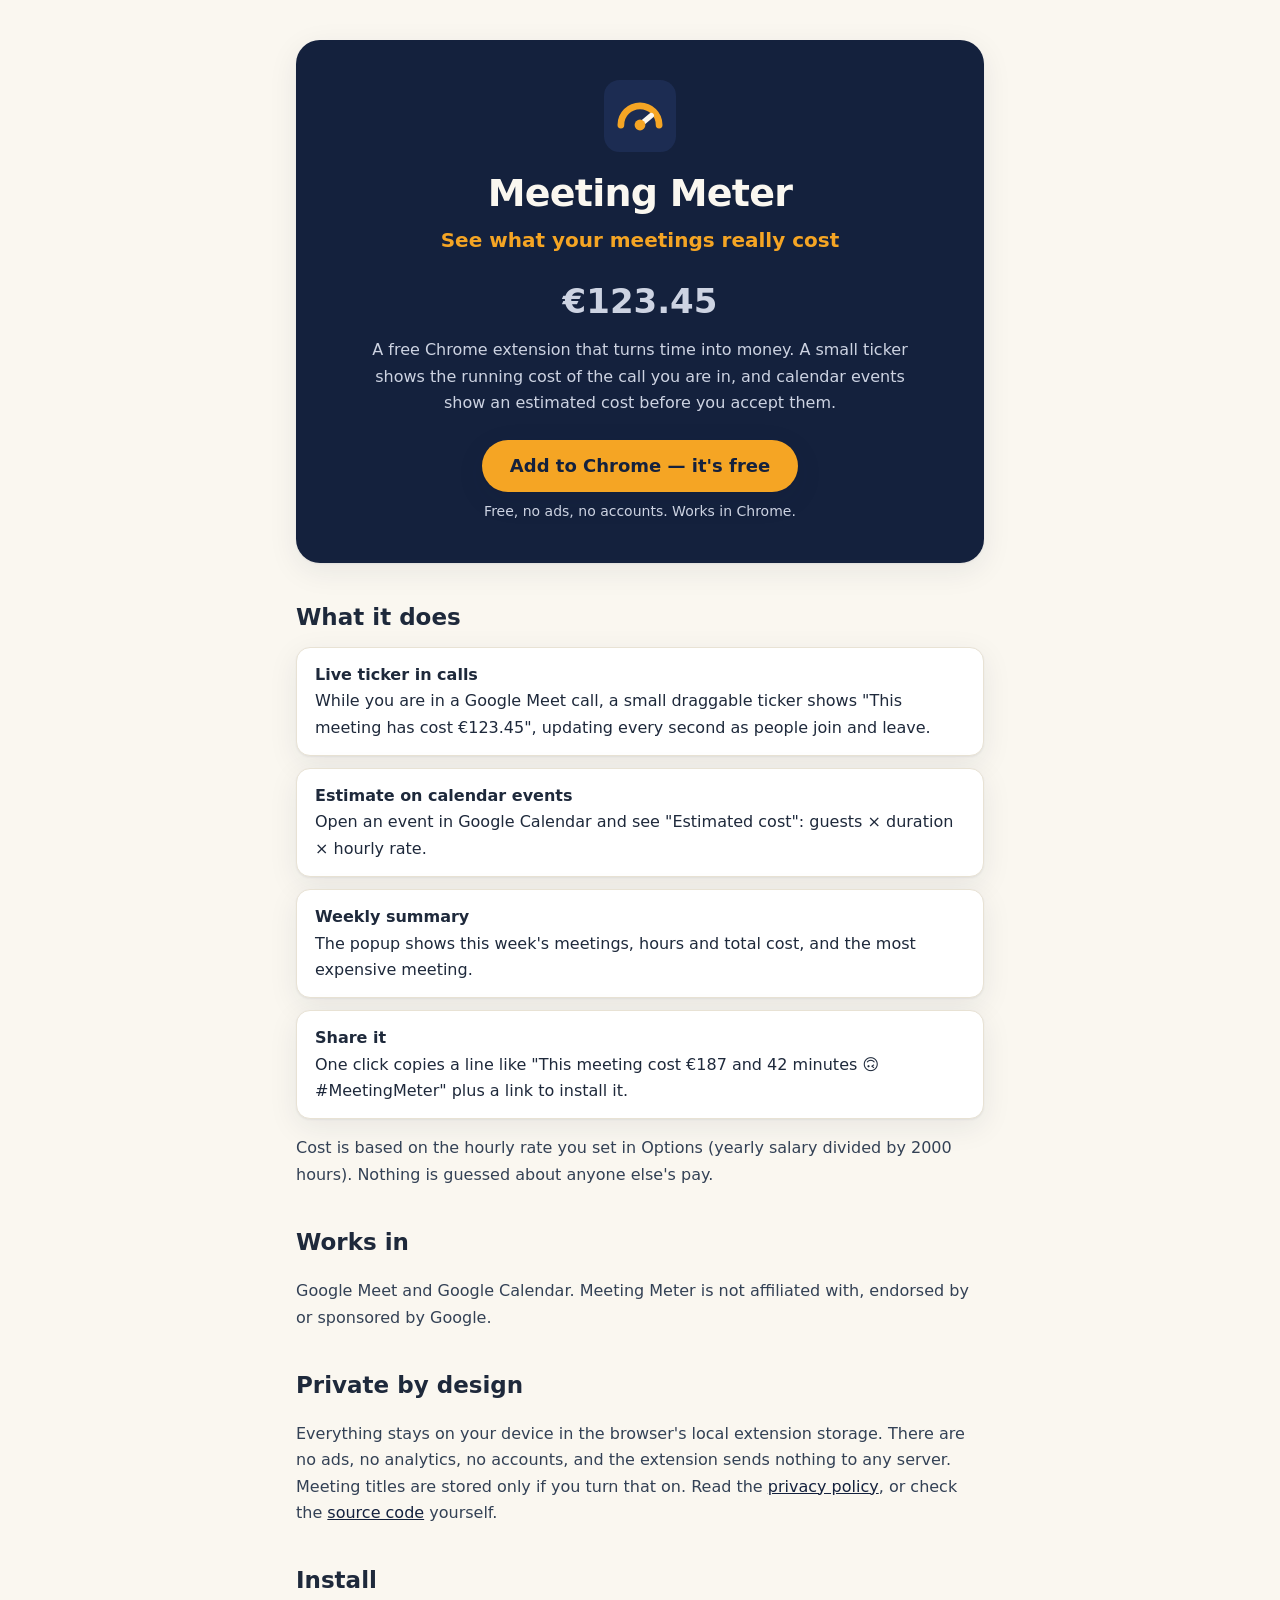
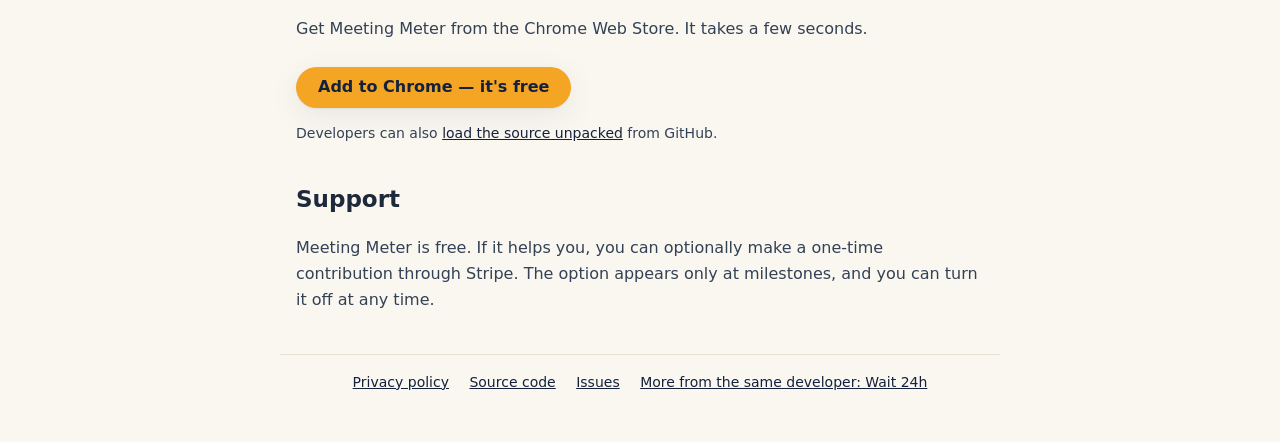
<file: docs/index.html>
<!doctype html>
<html lang="en">
<head>
<meta charset="utf-8">
<meta name="viewport" content="width=device-width, initial-scale=1">
<title>Meeting Meter – See what your meetings cost</title>
<meta name="description" content="Meeting Meter is a free Chrome extension that shows a live cost ticker in your video calls and an estimated cost on calendar events. Private by design: everything stays on your device.">
<link rel="canonical" href="https://overcrasher.github.io/meeting-meter/">
<style>
:root{color-scheme:light dark;--bg:#faf7f0;--surface:#fff;--line:#e8e2d4;--fg:#1e293b;--muted:#334155;--navy:#14213d;--amber:#f5a524;--amber-ink:#8a5a00;--link:#14213d;--shadow:0 1px 2px rgba(20,33,61,.06),0 8px 30px rgba(20,33,61,.08)}
@media(prefers-color-scheme:dark){:root{--bg:#0e1730;--surface:#14213d;--line:#2a3a5e;--fg:#f1ede3;--muted:#c3cadb;--amber-ink:#f5a524;--link:#f5a524;--shadow:0 8px 30px rgba(0,0,0,.35)}}
*{box-sizing:border-box}body{margin:0;background:var(--bg);color:var(--fg);font:16px/1.65 -apple-system,"Segoe UI",system-ui,sans-serif;-webkit-font-smoothing:antialiased}
a{color:var(--link)}a:focus-visible{outline:2px solid var(--amber);outline-offset:2px}
main{max-width:720px;margin:0 auto;padding:40px 16px 24px}
h1{margin:12px 0 4px;font-size:38px;line-height:1.15;letter-spacing:-.02em}h2{margin:36px 0 10px;font-size:23px}
p,li{color:var(--muted)}
.hero{background:var(--navy);color:#faf7f0;border-radius:24px;padding:40px 24px;text-align:center;box-shadow:var(--shadow)}
.hero h1{color:#faf7f0}.hero p{color:#cdd3e2;max-width:540px;margin:8px auto}
.tag{font-size:20px;color:var(--amber)!important;font-weight:600}
.money{font-variant-numeric:tabular-nums;color:var(--amber);font-size:34px;font-weight:700;margin:16px auto 0!important}
.cta{margin:24px auto 0!important}
.btn{display:inline-block;background:var(--amber);color:#14213d;font-weight:700;font-size:18px;line-height:1.3;text-decoration:none;padding:14px 28px;border-radius:999px;box-shadow:var(--shadow)}
.btn:hover{filter:brightness(1.08)}.btn:focus-visible{outline:2px solid #faf7f0;outline-offset:3px}
.btn.sm{font-size:16px;padding:10px 22px}
.free{margin:8px auto 0!important;font-size:14px}
.dev{font-size:14px}
@media(max-width:480px){h1{font-size:32px}.hero{padding:32px 16px}.btn{display:block;padding:14px 16px}}
.card{background:var(--surface);border:1px solid var(--line);border-radius:14px;padding:14px 18px;box-shadow:var(--shadow);margin:0 0 12px}
.card strong{display:block;color:var(--fg)}
footer{max-width:720px;margin:0 auto;padding:16px 16px 48px;border-top:1px solid var(--line);font-size:14px;text-align:center}footer a{margin:0 8px;display:inline-block}
</style>
</head>
<body>
<main>
  <header class="hero">
    <svg viewBox="0 0 32 32" width="72" height="72" aria-hidden="true"><rect width="32" height="32" rx="7" fill="#1c2c52"/><path d="M7.5 20a8.5 8.5 0 0 1 17 0" fill="none" stroke="#f5a524" stroke-width="3" stroke-linecap="round"/><path d="M16 20l5-4.2" stroke="#faf7f0" stroke-width="2.4" stroke-linecap="round"/><circle cx="16" cy="20" r="2.4" fill="#f5a524"/></svg>
    <h1>Meeting Meter</h1>
    <p class="tag">See what your meetings really cost</p>
    <p class="money" aria-hidden="true">€123.45</p>
    <p>A free Chrome extension that turns time into money. A small ticker shows the running cost of the call you are in, and calendar events show an estimated cost before you accept them.</p>
    <p class="cta"><a class="btn" href="https://chromewebstore.google.com/detail/meeting-meter/ffkniocclnaojfdcoofnjkfnihnpgnlb" target="_blank" rel="noopener">Add to Chrome — it's free</a></p>
    <p class="free">Free, no ads, no accounts. Works in Chrome.</p>
  </header>

  <section>
    <h2>What it does</h2>
    <div class="card"><strong>Live ticker in calls</strong>While you are in a Google Meet call, a small draggable ticker shows "This meeting has cost €123.45", updating every second as people join and leave.</div>
    <div class="card"><strong>Estimate on calendar events</strong>Open an event in Google Calendar and see "Estimated cost": guests × duration × hourly rate.</div>
    <div class="card"><strong>Weekly summary</strong>The popup shows this week's meetings, hours and total cost, and the most expensive meeting.</div>
    <div class="card"><strong>Share it</strong>One click copies a line like "This meeting cost €187 and 42 minutes 🙃 #MeetingMeter" plus a link to install it.</div>
    <p>Cost is based on the hourly rate you set in Options (yearly salary divided by 2000 hours). Nothing is guessed about anyone else's pay.</p>
  </section>

  <section>
    <h2>Works in</h2>
    <p>Google Meet and Google Calendar. Meeting Meter is not affiliated with, endorsed by or sponsored by Google.</p>
  </section>

  <section>
    <h2>Private by design</h2>
    <p>Everything stays on your device in the browser's local extension storage. There are no ads, no analytics, no accounts, and the extension sends nothing to any server. Meeting titles are stored only if you turn that on. Read the <a href="privacy.html">privacy policy</a>, or check the <a href="https://github.com/Overcrasher/meeting-meter">source code</a> yourself.</p>
  </section>

  <section>
    <h2>Install</h2>
    <p>Get Meeting Meter from the Chrome Web Store. It takes a few seconds.</p>
    <p class="cta"><a class="btn sm" href="https://chromewebstore.google.com/detail/meeting-meter/ffkniocclnaojfdcoofnjkfnihnpgnlb" target="_blank" rel="noopener">Add to Chrome — it's free</a></p>
    <p class="dev">Developers can also <a href="https://github.com/Overcrasher/meeting-meter" rel="noopener">load the source unpacked</a> from GitHub.</p>
  </section>

  <section>
    <h2>Support</h2>
    <p>Meeting Meter is free. If it helps you, you can optionally make a one-time contribution through Stripe. The option appears only at milestones, and you can turn it off at any time.</p>
  </section>
</main>
<footer>
  <a href="privacy.html">Privacy policy</a>
  <a href="https://github.com/Overcrasher/meeting-meter">Source code</a>
  <a href="https://github.com/Overcrasher/meeting-meter/issues">Issues</a>
  <a href="https://chromewebstore.google.com/detail/wait-24h/pkgdjohoemjkejcbfbkfobbbjcpdabme">More from the same developer: Wait 24h</a>
</footer>
</body>
</html>
</file>
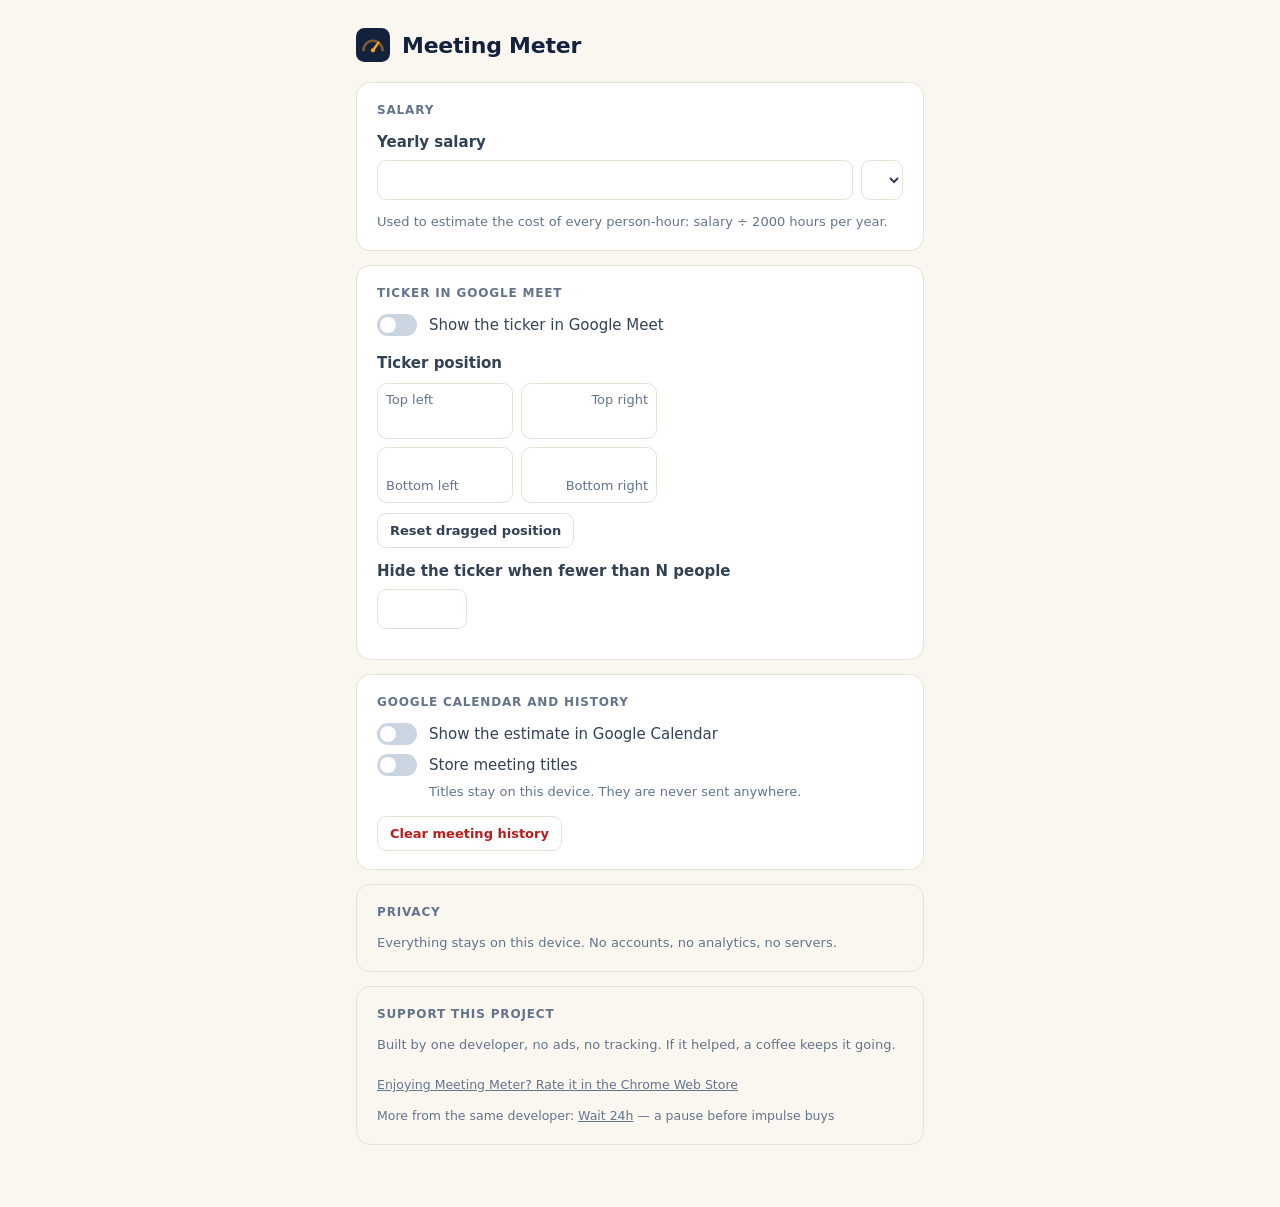
<file: options.html>
<!doctype html>
<html lang="en">
<head>
  <meta charset="utf-8">
  <meta name="viewport" content="width=device-width, initial-scale=1">
  <title>Meeting Meter options</title>
  <link rel="stylesheet" href="options.css">
</head>
<body>
  <main>
    <header class="top">
      <svg class="mark" viewBox="0 0 32 32" width="34" height="34" aria-hidden="true">
        <rect width="32" height="32" rx="8" fill="#14213D"/>
        <path d="M7 21a9 9 0 0 1 18 0" fill="none" stroke="#F5A524" stroke-width="2.4" stroke-linecap="round" opacity=".45"/>
        <path d="M16 21l5-7" stroke="#F5A524" stroke-width="2.4" stroke-linecap="round"/>
        <circle cx="16" cy="21" r="2" fill="#F5A524"/>
      </svg>
      <h1>Meeting Meter</h1>
      <span id="saved" class="saved" role="status" aria-live="polite">Saved</span>
    </header>

    <section class="card">
      <h2>Salary</h2>
      <div class="field">
        <label for="salary">Yearly salary</label>
        <div class="inline">
          <input id="salary" type="number" min="1" max="10000000" step="any" inputmode="decimal" aria-describedby="rate salaryErr">
          <select id="currency" aria-label="Currency"></select>
        </div>
        <p id="rate" class="hint" aria-live="polite"></p>
        <p id="salaryErr" class="err" role="alert"></p>
      </div>
      <p class="hint">Used to estimate the cost of every person-hour: salary ÷ 2000 hours per year.</p>
    </section>

    <section class="card">
      <h2>Ticker in Google Meet</h2>
      <label class="switch"><input id="meetEnabled" type="checkbox" role="switch"><span class="track" aria-hidden="true"></span><span class="switch-text">Show the ticker in Google Meet</span></label>
      <fieldset class="corners">
        <legend>Ticker position</legend>
        <div class="grid">
          <label class="corner tl"><input type="radio" name="corner" value="top-left"><span>Top left</span></label>
          <label class="corner tr"><input type="radio" name="corner" value="top-right"><span>Top right</span></label>
          <label class="corner bl"><input type="radio" name="corner" value="bottom-left"><span>Bottom left</span></label>
          <label class="corner br"><input type="radio" name="corner" value="bottom-right"><span>Bottom right</span></label>
        </div>
        <button id="resetPos" type="button" class="secondary">Reset dragged position</button>
      </fieldset>
      <div class="field">
        <label for="minParticipants">Hide the ticker when fewer than N people</label>
        <input id="minParticipants" type="number" min="1" max="50" step="1" class="narrow" aria-describedby="minErr">
        <p id="minErr" class="err" role="alert"></p>
      </div>
    </section>

    <section class="card">
      <h2>Google Calendar and history</h2>
      <label class="switch"><input id="calendarEnabled" type="checkbox" role="switch"><span class="track" aria-hidden="true"></span><span class="switch-text">Show the estimate in Google Calendar</span></label>
      <label class="switch"><input id="storeTitles" type="checkbox" role="switch"><span class="track" aria-hidden="true"></span><span class="switch-text">Store meeting titles</span></label>
      <p class="hint indent">Titles stay on this device. They are never sent anywhere.</p>
      <div class="danger-row">
        <button id="clear" type="button" class="secondary danger">Clear meeting history</button>
        <span id="clearNote" class="hint" role="status" aria-live="polite"></span>
      </div>
    </section>

    <section class="card quiet">
      <h2>Privacy</h2>
      <p class="hint">Everything stays on this device. No accounts, no analytics, no servers.</p>
    </section>

    <section class="card quiet">
      <h2>Support this project</h2>
      <p id="thanks" class="thanks" hidden>Thank you for supporting Meeting Meter ❤</p>
      <p class="hint">Built by one developer, no ads, no tracking. If it helped, a coffee keeps it going.</p>
      <div id="donate" class="donate-row"></div>
      <p id="donate-note" class="hint"></p>
      <p class="hint more"><a id="rate-link" href="#">Enjoying Meeting Meter? Rate it in the Chrome Web Store</a></p>
      <p class="hint more">More from the same developer: <a id="wait24-link" href="#">Wait 24h</a> — a pause before impulse buys</p>
    </section>
  </main>

  <script src="lib/validate.js"></script>
  <script src="lib/meter.js"></script>
  <script src="lib/donation.js"></script>
  <script type="module" src="options.js"></script>
</body>
</html>
</file>
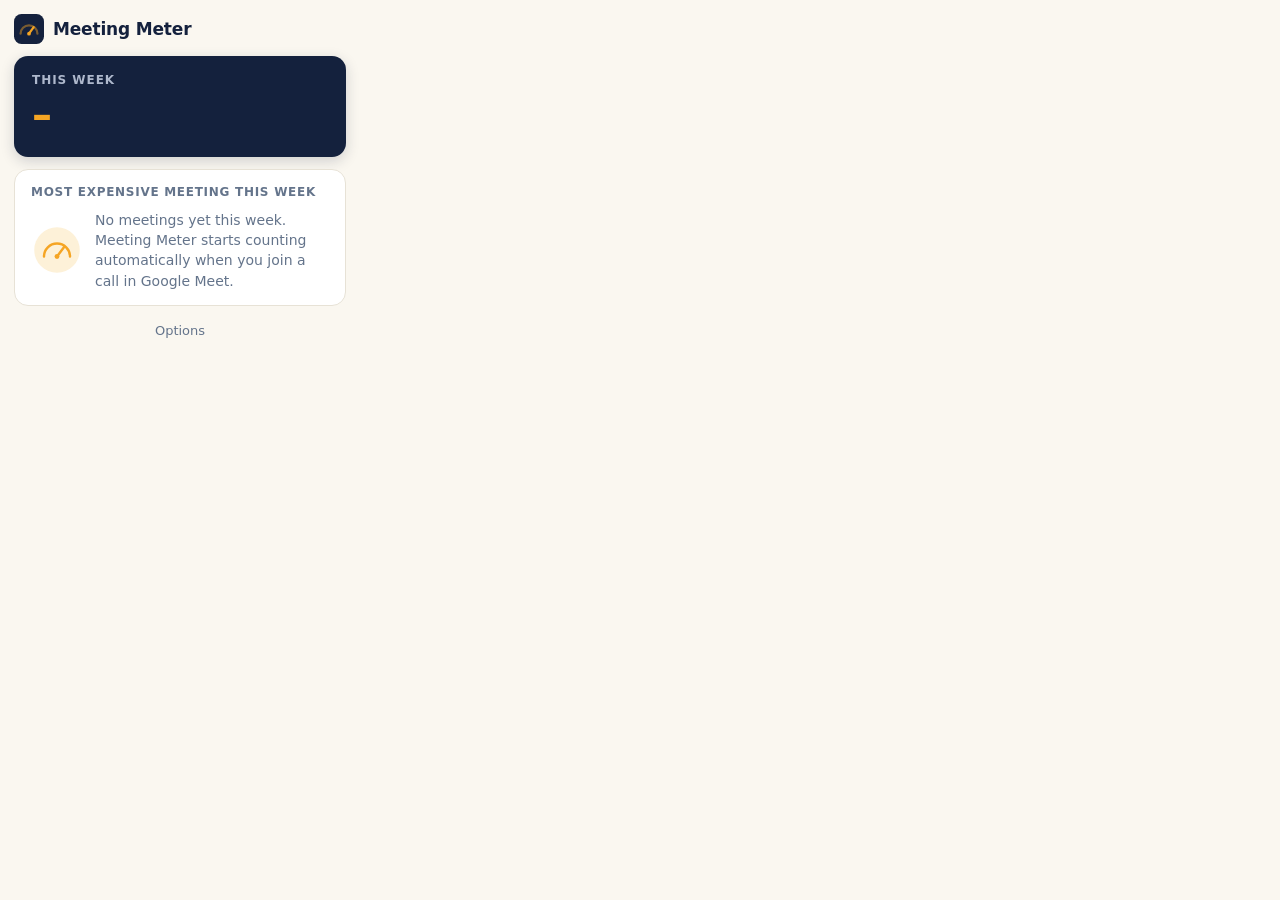
<file: popup.html>
<!doctype html>
<html lang="en">
<head>
  <meta charset="utf-8">
  <meta name="viewport" content="width=device-width, initial-scale=1">
  <title>Meeting Meter</title>
  <link rel="stylesheet" href="popup.css">
</head>
<body>
  <header class="top">
    <svg class="mark" viewBox="0 0 32 32" width="30" height="30" aria-hidden="true">
      <rect width="32" height="32" rx="8" fill="#14213D"/>
      <path d="M7 21a9 9 0 0 1 18 0" fill="none" stroke="#F5A524" stroke-width="2.4" stroke-linecap="round" opacity=".45"/>
      <path d="M16 21l5-7" stroke="#F5A524" stroke-width="2.4" stroke-linecap="round"/>
      <circle cx="16" cy="21" r="2" fill="#F5A524"/>
    </svg>
    <h1>Meeting Meter</h1>
    <span id="supporter" class="badge" hidden>Supporter ❤</span>
  </header>

  <section id="banner" class="banner" hidden>
    <button id="banner-close" class="x" type="button" aria-label="Not now">×</button>
    <p id="banner-text"></p>
    <div id="banner-buttons" class="donate-row"></div>
    <p id="banner-note" class="note"></p>
    <div class="banner-foot">
      <button id="banner-dismiss" class="small-link" type="button">Not now</button>
      <button id="banner-never" class="small-link" type="button">Don't ask again</button>
    </div>
  </section>

  <section id="rating" class="rating" hidden aria-labelledby="rating-text">
    <p id="rating-text">Enjoying Meeting Meter? A quick rating helps other people find it.</p>
    <div class="rating-row">
      <button id="rating-go" class="rate-btn" type="button">Rate it ★</button>
      <button id="rating-no" class="small-link" type="button">No thanks</button>
    </div>
  </section>

  <section class="hero" aria-labelledby="heroLabel">
    <div id="heroLabel" class="label">This week</div>
    <div id="total" class="big">–</div>
    <div id="summary" class="summary"></div>
    <div id="currencyNote" class="cur-note" hidden></div>
    <div id="live" class="live" hidden>
      <span class="dot" aria-hidden="true"></span>
      <span id="liveText"></span>
    </div>
  </section>

  <section class="card" aria-labelledby="topLabel">
    <h2 id="topLabel">Most expensive meeting this week</h2>
    <div id="topBox" hidden>
      <div id="topCost" class="top-cost"></div>
      <div id="topMeta" class="meta"></div>
      <div id="topTitle" class="title" hidden></div>
    </div>
    <div id="empty" class="empty">
      <svg viewBox="0 0 64 64" width="52" height="52" aria-hidden="true">
        <circle cx="32" cy="32" r="28" class="empty-bg"/>
        <path d="M16 40a16 16 0 0 1 32 0" fill="none" class="empty-arc" stroke-width="3" stroke-linecap="round"/>
        <path d="M32 40l9-12" class="empty-arc" stroke-width="3" stroke-linecap="round"/>
        <circle cx="32" cy="40" r="3" class="empty-dot"/>
      </svg>
      <p>No meetings yet this week. Meeting Meter starts counting automatically when you join a call in Google Meet.</p>
    </div>
  </section>

  <footer class="foot">
    <button id="optionsLink" class="link" type="button">Options</button>
  </footer>

  <script src="lib/validate.js"></script>
  <script src="lib/meter.js"></script>
  <script src="lib/donation.js"></script>
  <script src="lib/rating.js"></script>
  <script type="module" src="popup.js"></script>
</body>
</html>
</file>
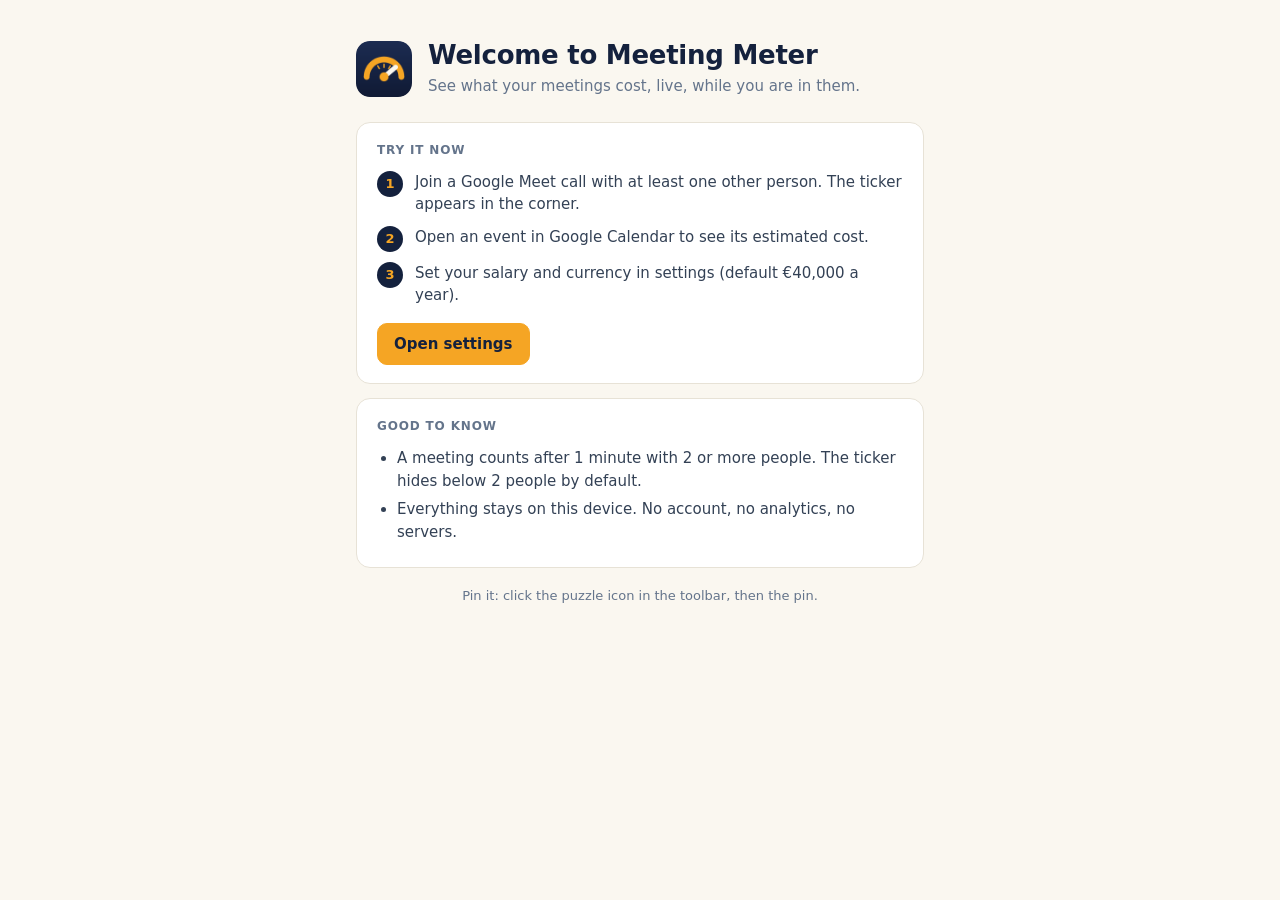
<file: welcome.html>
<!doctype html>
<html lang="en">
<head>
  <meta charset="utf-8">
  <meta name="viewport" content="width=device-width, initial-scale=1">
  <title>Welcome to Meeting Meter</title>
  <link rel="stylesheet" href="welcome.css">
</head>
<body>
  <main>
    <header class="top">
      <img class="mark" src="icons/icon128.png" width="56" height="56" alt="">
      <div>
        <h1>Welcome to Meeting Meter</h1>
        <p class="promise">See what your meetings cost, live, while you are in them.</p>
      </div>
    </header>

    <section class="card" aria-labelledby="try">
      <h2 id="try">Try it now</h2>
      <ol class="steps">
        <li><span class="n" aria-hidden="true">1</span><span>Join a Google Meet call with at least one other person. The ticker appears in the corner.</span></li>
        <li><span class="n" aria-hidden="true">2</span><span>Open an event in Google Calendar to see its estimated cost.</span></li>
        <li><span class="n" aria-hidden="true">3</span><span>Set your salary and currency in settings (default €40,000 a year).</span></li>
      </ol>
      <div class="actions">
        <button id="open-settings" type="button" class="primary">Open settings</button>
      </div>
    </section>

    <section class="card" aria-labelledby="good">
      <h2 id="good">Good to know</h2>
      <ul class="notes">
        <li>A meeting counts after 1 minute with 2 or more people. The ticker hides below 2 people by default.</li>
        <li>Everything stays on this device. No account, no analytics, no servers.</li>
      </ul>
    </section>

    <p class="pin">Pin it: click the puzzle icon in the toolbar, then the pin.</p>
  </main>
  <script src="welcome.js"></script>
</body>
</html>
</file>
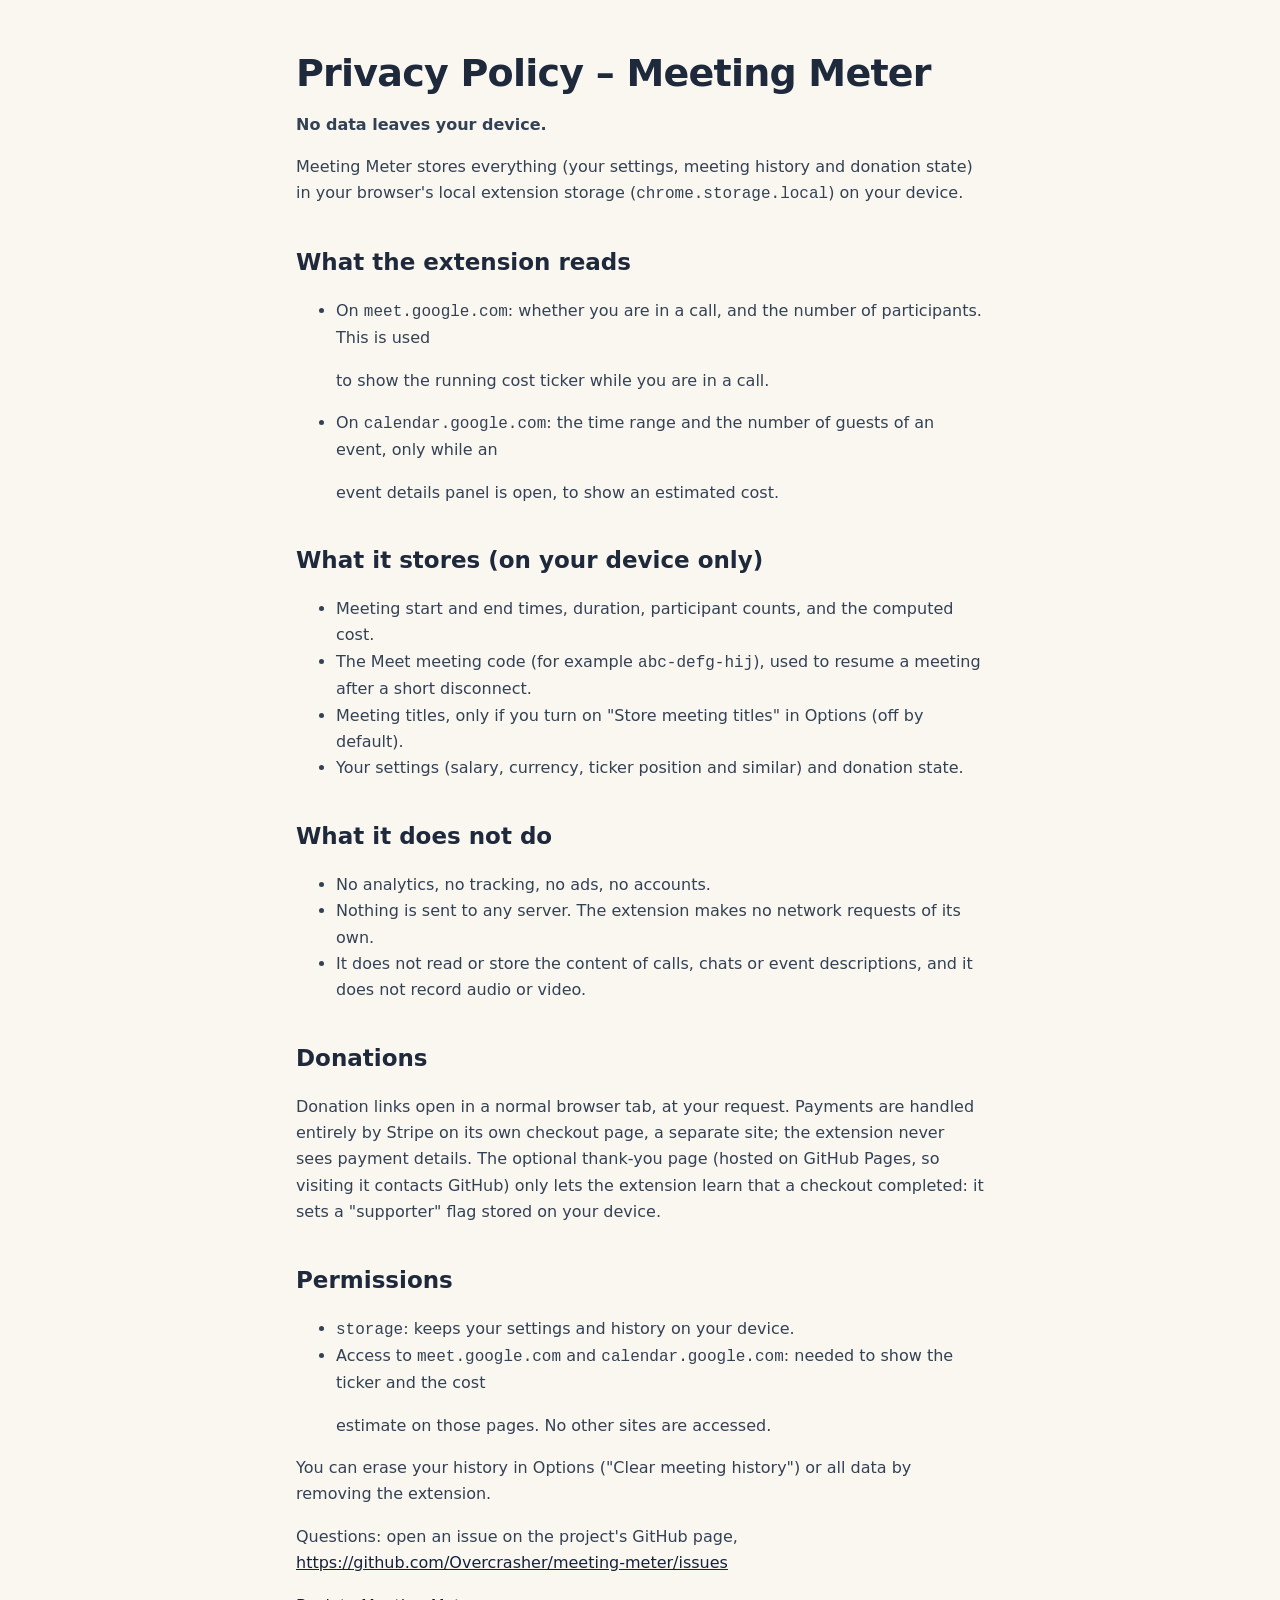
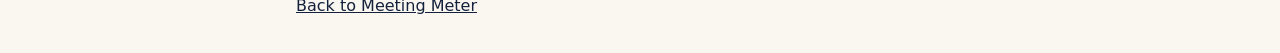
<file: docs/privacy.html>
<!doctype html>
<html lang="en">
<head>
<meta charset="utf-8">
<meta name="viewport" content="width=device-width, initial-scale=1">
<title>Privacy Policy – Meeting Meter</title>
<style>
:root{color-scheme:light dark;--bg:#faf7f0;--surface:#fff;--line:#e8e2d4;--fg:#1e293b;--muted:#334155;--navy:#14213d;--amber:#f5a524;--amber-ink:#8a5a00;--link:#14213d;--shadow:0 1px 2px rgba(20,33,61,.06),0 8px 30px rgba(20,33,61,.08)}
@media(prefers-color-scheme:dark){:root{--bg:#0e1730;--surface:#14213d;--line:#2a3a5e;--fg:#f1ede3;--muted:#c3cadb;--amber-ink:#f5a524;--link:#f5a524;--shadow:0 8px 30px rgba(0,0,0,.35)}}
*{box-sizing:border-box}body{margin:0;background:var(--bg);color:var(--fg);font:16px/1.65 -apple-system,"Segoe UI",system-ui,sans-serif;-webkit-font-smoothing:antialiased}
a{color:var(--link)}a:focus-visible{outline:2px solid var(--amber);outline-offset:2px}
main{max-width:720px;margin:0 auto;padding:40px 16px 24px}
h1{margin:12px 0 4px;font-size:38px;line-height:1.15;letter-spacing:-.02em}h2{margin:36px 0 10px;font-size:23px}
p,li{color:var(--muted)}
.hero{background:var(--navy);color:#faf7f0;border-radius:24px;padding:40px 24px;text-align:center;box-shadow:var(--shadow)}
.hero h1{color:#faf7f0}.hero p{color:#cdd3e2;max-width:540px;margin:8px auto}
.tag{font-size:20px;color:var(--amber)!important;font-weight:600}
.money{font-variant-numeric:tabular-nums;color:var(--amber);font-size:34px;font-weight:700;margin:16px 0 0!important}
.card{background:var(--surface);border:1px solid var(--line);border-radius:14px;padding:14px 18px;box-shadow:var(--shadow);margin:0 0 12px}
.card strong{display:block;color:var(--fg)}
footer{max-width:720px;margin:0 auto;padding:16px 16px 48px;border-top:1px solid var(--line);font-size:14px;text-align:center}footer a{margin:0 8px;display:inline-block}
</style>
</head>
<body>
<main>
<h1>Privacy Policy – Meeting Meter</h1>
<p><strong>No data leaves your device.</strong></p>
<p>Meeting Meter stores everything (your settings, meeting history and donation state) in your browser's local extension storage (<code>chrome.storage.local</code>) on your device.</p>
<h2>What the extension reads</h2>
<ul>
<li>On <code>meet.google.com</code>: whether you are in a call, and the number of participants. This is used</li>
<p>to show the running cost ticker while you are in a call.</p>
<li>On <code>calendar.google.com</code>: the time range and the number of guests of an event, only while an</li>
<p>event details panel is open, to show an estimated cost.</p>
</ul>
<h2>What it stores (on your device only)</h2>
<ul>
<li>Meeting start and end times, duration, participant counts, and the computed cost.</li>
<li>The Meet meeting code (for example <code>abc-defg-hij</code>), used to resume a meeting after a short disconnect.</li>
<li>Meeting titles, only if you turn on "Store meeting titles" in Options (off by default).</li>
<li>Your settings (salary, currency, ticker position and similar) and donation state.</li>
</ul>
<h2>What it does not do</h2>
<ul>
<li>No analytics, no tracking, no ads, no accounts.</li>
<li>Nothing is sent to any server. The extension makes no network requests of its own.</li>
<li>It does not read or store the content of calls, chats or event descriptions, and it does not record audio or video.</li>
</ul>
<h2>Donations</h2>
<p>Donation links open in a normal browser tab, at your request. Payments are handled entirely by Stripe on its own checkout page, a separate site; the extension never sees payment details. The optional thank-you page (hosted on GitHub Pages, so visiting it contacts GitHub) only lets the extension learn that a checkout completed: it sets a "supporter" flag stored on your device.</p>
<h2>Permissions</h2>
<ul>
<li><code>storage</code>: keeps your settings and history on your device.</li>
<li>Access to <code>meet.google.com</code> and <code>calendar.google.com</code>: needed to show the ticker and the cost</li>
<p>estimate on those pages. No other sites are accessed.</p>
</ul>
<p>You can erase your history in Options ("Clear meeting history") or all data by removing the extension.</p>
<p>Questions: open an issue on the project's GitHub page, <a href="https://github.com/Overcrasher/meeting-meter/issues">https://github.com/Overcrasher/meeting-meter/issues</a></p>
<p><a href="./">Back to Meeting Meter</a></p>
</main>
</body>
</html>
</file>
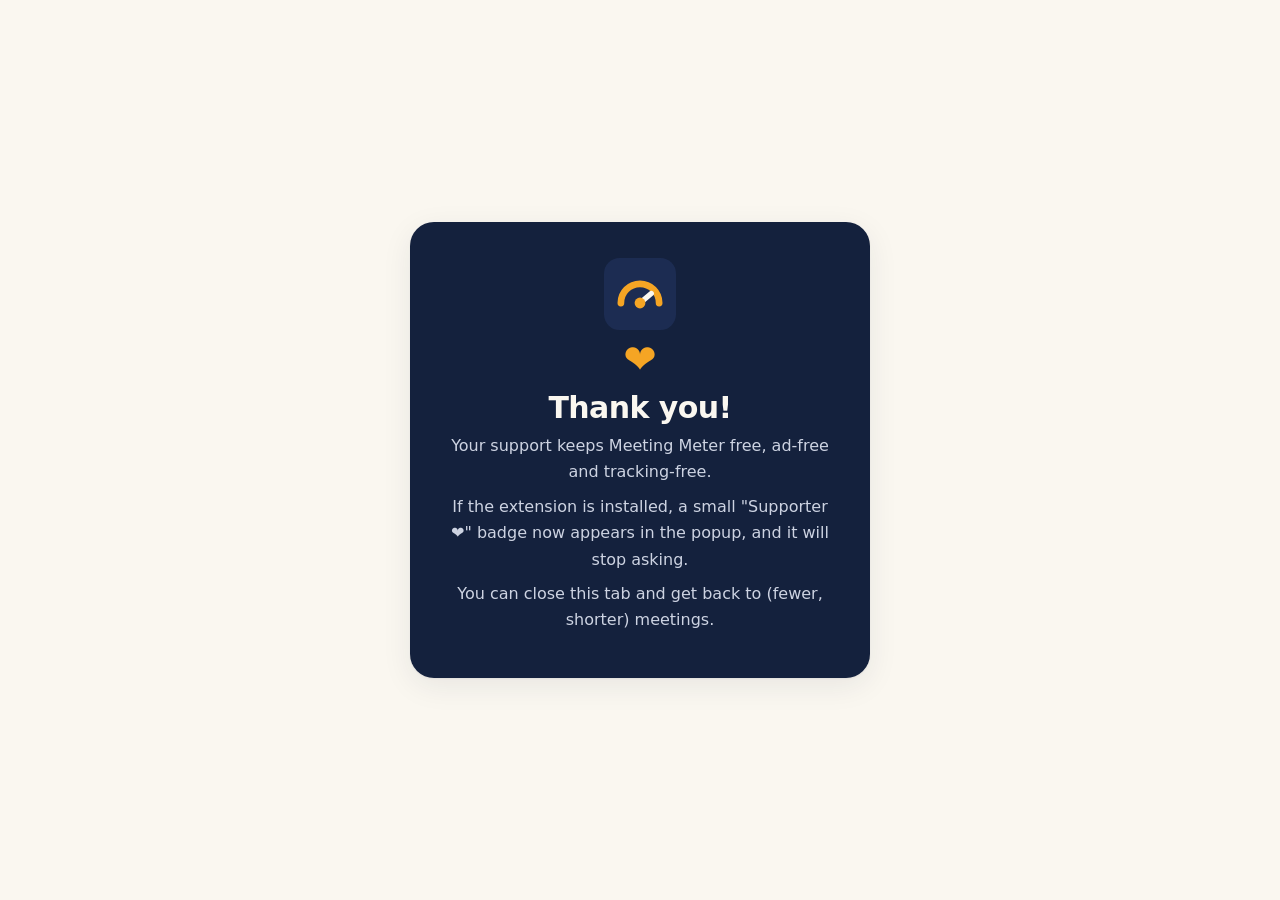
<file: docs/thanks.html>
<!doctype html>
<html lang="en">
<head>
<meta charset="utf-8">
<meta name="viewport" content="width=device-width, initial-scale=1">
<title>Thank you – Meeting Meter</title>
<style>
:root{color-scheme:light dark;--bg:#faf7f0;--surface:#fff;--line:#e8e2d4;--fg:#1e293b;--muted:#334155;--navy:#14213d;--amber:#f5a524;--amber-ink:#8a5a00;--link:#14213d;--shadow:0 1px 2px rgba(20,33,61,.06),0 8px 30px rgba(20,33,61,.08)}
@media(prefers-color-scheme:dark){:root{--bg:#0e1730;--surface:#14213d;--line:#2a3a5e;--fg:#f1ede3;--muted:#c3cadb;--amber-ink:#f5a524;--link:#f5a524;--shadow:0 8px 30px rgba(0,0,0,.35)}}
*{box-sizing:border-box}body{margin:0;background:var(--bg);color:var(--fg);font:16px/1.65 -apple-system,"Segoe UI",system-ui,sans-serif;-webkit-font-smoothing:antialiased}
a{color:var(--link)}a:focus-visible{outline:2px solid var(--amber);outline-offset:2px}
main{max-width:720px;margin:0 auto;padding:40px 16px 24px}
h1{margin:12px 0 4px;font-size:38px;line-height:1.15;letter-spacing:-.02em}h2{margin:36px 0 10px;font-size:23px}
p,li{color:var(--muted)}
.hero{background:var(--navy);color:#faf7f0;border-radius:24px;padding:40px 24px;text-align:center;box-shadow:var(--shadow)}
.hero h1{color:#faf7f0}.hero p{color:#cdd3e2;max-width:540px;margin:8px auto}
.tag{font-size:20px;color:var(--amber)!important;font-weight:600}
.money{font-variant-numeric:tabular-nums;color:var(--amber);font-size:34px;font-weight:700;margin:16px 0 0!important}
.card{background:var(--surface);border:1px solid var(--line);border-radius:14px;padding:14px 18px;box-shadow:var(--shadow);margin:0 0 12px}
.card strong{display:block;color:var(--fg)}
footer{max-width:720px;margin:0 auto;padding:16px 16px 48px;border-top:1px solid var(--line);font-size:14px;text-align:center}footer a{margin:0 8px;display:inline-block}
</style>
<style>body{min-height:100vh;display:flex;align-items:center;justify-content:center}.thanks{max-width:460px;margin:16px;padding:36px 32px;text-align:center}.thanks h1{color:#faf7f0;font-size:30px}.heart{font-size:40px;color:var(--amber);line-height:1}</style>
</head>
<body>
  <main class="hero thanks">
    <svg viewBox="0 0 32 32" width="72" height="72" aria-hidden="true"><rect width="32" height="32" rx="7" fill="#1c2c52"/><path d="M7.5 20a8.5 8.5 0 0 1 17 0" fill="none" stroke="#f5a524" stroke-width="3" stroke-linecap="round"/><path d="M16 20l5-4.2" stroke="#faf7f0" stroke-width="2.4" stroke-linecap="round"/><circle cx="16" cy="20" r="2.4" fill="#f5a524"/></svg>
    <div class="heart" aria-hidden="true">❤</div>
    <h1>Thank you!</h1>
    <p>Your support keeps Meeting Meter free, ad-free and tracking-free.</p>
    <p>If the extension is installed, a small "Supporter ❤" badge now appears in the popup, and it will stop asking.</p>
    <p>You can close this tab and get back to (fewer, shorter) meetings.</p>
  </main>
</body>
</html>
</file>
<file: options.css>
:root {
  --navy: #14213D; --amber: #F5A524; --bg: #FAF7F0; --text: #334155; --muted: #64748B;
  --card: #FFFFFF; --border: #E7E2D6; --green: #16A34A; --red: #B91C1C; --focus: #2563EB;
  --amber-soft: #FDF1D8; --field: #FFFFFF; --off: #CBD5E1;
  --font: system-ui, -apple-system, "Segoe UI", Roboto, "Helvetica Neue", Arial, sans-serif;
}
@media (prefers-color-scheme: dark) {
  :root {
    --bg: #0E1626; --text: #CBD5E1; --muted: #94A3B8; --card: #17233D; --border: #26344F;
    --red: #F87171; --focus: #60A5FA; --amber-soft: #2B2A2A; --field: #0E1626; --off: #475569;
  }
}
* { box-sizing: border-box; }
body { margin: 0; background: var(--bg); color: var(--text); font: 15px/1.5 var(--font); }
main { max-width: 600px; margin: 0 auto; padding: 28px 16px 48px; }
h1, h2, p { margin: 0; }
h1 { font-size: 22px; color: var(--navy); font-weight: 700; flex: 1; letter-spacing: -.01em; }
@media (prefers-color-scheme: dark) { h1 { color: #F8FAFC; } }
.top { display: flex; align-items: center; gap: 12px; margin-bottom: 20px; }
.saved { font-size: 12px; font-weight: 600; color: #fff; background: var(--green); padding: 4px 11px; border-radius: 999px; opacity: 0; transform: translateY(-4px); transition: opacity .2s, transform .2s; }
.saved.show { opacity: 1; transform: none; }
.card { background: var(--card); border: 1px solid var(--border); border-radius: 14px; padding: 18px 20px; margin-bottom: 14px; }
.card.quiet { background: transparent; }
h2 { font-size: 12px; text-transform: uppercase; letter-spacing: .07em; color: var(--muted); font-weight: 600; margin-bottom: 12px; }
.field { margin: 12px 0; }
label { font-weight: 600; display: block; margin-bottom: 6px; }
.inline { display: flex; gap: 8px; }
input[type=number], select { font: inherit; color: var(--text); background: var(--field); border: 1px solid var(--border); border-radius: 9px; padding: 8px 10px; font-variant-numeric: tabular-nums; }
.inline input { flex: 1; min-width: 0; }
.narrow { width: 90px; }
input[aria-invalid=true] { border-color: var(--red); }
.hint { color: var(--muted); font-size: 13px; margin-top: 6px; }
.hint.indent { margin: -2px 0 8px 52px; }
.err { color: var(--red); font-size: 13px; min-height: 0; }
.err:empty { display: none; }
.switch { display: flex; align-items: center; gap: 12px; font-weight: 500; margin: 8px 0; cursor: pointer; }
.switch input { position: absolute; opacity: 0; width: 1px; height: 1px; }
.track { width: 40px; height: 22px; border-radius: 999px; background: var(--off); position: relative; flex: none; transition: background .15s; }
.track::after { content: ""; position: absolute; top: 3px; left: 3px; width: 16px; height: 16px; border-radius: 50%; background: #fff; transition: transform .15s; }
.switch input:checked + .track { background: var(--navy); }
@media (prefers-color-scheme: dark) { .switch input:checked + .track { background: var(--amber); } }
.switch input:checked + .track::after { transform: translateX(18px); }
.switch input:focus-visible + .track { outline: 2px solid var(--focus); outline-offset: 2px; }
fieldset.corners { border: 0; padding: 0; margin: 16px 0 6px; }
legend { font-weight: 600; padding: 0; margin-bottom: 8px; }
.grid { display: grid; grid-template-columns: 1fr 1fr; gap: 8px; max-width: 280px; margin-bottom: 10px; }
.corner { position: relative; margin: 0; font-weight: 500; font-size: 13px; cursor: pointer; }
.corner input { position: absolute; opacity: 0; }
.corner span { display: flex; height: 56px; padding: 6px 8px; border: 1.5px solid var(--border); border-radius: 10px; background: var(--field); color: var(--muted); }
.tl span { align-items: flex-start; justify-content: flex-start; } .tr span { align-items: flex-start; justify-content: flex-end; }
.bl span { align-items: flex-end; justify-content: flex-start; } .br span { align-items: flex-end; justify-content: flex-end; }
.corner input:checked + span { border-color: var(--amber); background: var(--amber-soft); color: var(--text); font-weight: 600; box-shadow: inset 0 0 0 1px var(--amber); }
.corner input:focus-visible + span { outline: 2px solid var(--focus); outline-offset: 2px; }
button { font: inherit; cursor: pointer; }
.secondary { font-size: 13px; font-weight: 600; padding: 7px 12px; border-radius: 9px; border: 1px solid var(--border); background: var(--card); color: var(--text); }
.secondary:hover { border-color: var(--muted); }
.danger { color: var(--red); }
.danger.armed { background: var(--red); border-color: var(--red); color: #fff; }
.danger-row { display: flex; align-items: center; gap: 12px; margin-top: 14px; flex-wrap: wrap; }
.danger-row .hint { margin: 0; }
.more { margin: 12px 0 0; font-size: 12.5px; }
.more a { color: var(--muted); text-decoration: underline; }
.more a:hover { color: var(--text); }
.thanks { color: var(--green); font-weight: 600; margin-bottom: 6px; }
.donate-row { display: flex; flex-wrap: wrap; gap: 8px; margin: 10px 0 0; }
.donate-row .donate, .donate-row button, .donate-row a { font-weight: 600; font-size: 13px; padding: 7px 12px; border-radius: 9px; border: 1px solid var(--border); background: var(--card); color: var(--navy); text-decoration: none; }
.donate-row .emphasized { background: var(--amber); border-color: var(--amber); color: var(--navy); }
@media (prefers-color-scheme: dark) { .donate-row .donate { color: #F8FAFC; } .donate-row .emphasized { color: var(--navy); } }
.donate-row .custom { flex: 1 0 100%; font-weight: 500; }
button:focus-visible, a:focus-visible, input:focus-visible, select:focus-visible { outline: 2px solid var(--focus); outline-offset: 2px; }
</file>
<file: popup.css>
:root {
  --navy: #14213D; --amber: #F5A524; --bg: #FAF7F0; --text: #334155; --muted: #64748B;
  --card: #FFFFFF; --border: #E7E2D6; --green: #16A34A; --amber-ink: #8A5A00;
  --amber-soft: #FDF1D8; --focus: #2563EB;
  --font: system-ui, -apple-system, "Segoe UI", Roboto, "Helvetica Neue", Arial, sans-serif;
}
@media (prefers-color-scheme: dark) {
  :root {
    --bg: #0E1626; --text: #CBD5E1; --muted: #94A3B8; --card: #17233D; --border: #26344F;
    --amber-ink: #F5A524; --amber-soft: #2B2A2A; --focus: #60A5FA;
  }
}
* { box-sizing: border-box; }
body { margin: 0; width: 360px; padding: 14px; background: var(--bg); color: var(--text); font: 14px/1.45 var(--font); }
h1, h2, p { margin: 0; }
h1 { font-size: 17px; font-weight: 700; color: var(--navy); letter-spacing: -.01em; flex: 1; }
@media (prefers-color-scheme: dark) { h1 { color: #F8FAFC; } }
.top { display: flex; align-items: center; gap: 9px; margin-bottom: 12px; }
.badge { font-size: 11px; font-weight: 600; color: var(--amber-ink); background: var(--amber-soft); border-radius: 999px; padding: 3px 9px; }
.hero { background: var(--navy); color: #fff; border-radius: 14px; padding: 16px 18px 18px; box-shadow: 0 4px 14px rgba(20,33,61,.18); }
.label { font-size: 12px; text-transform: uppercase; letter-spacing: .08em; color: #AEB8CC; font-weight: 600; }
.big { font-size: 40px; line-height: 1.1; font-weight: 750; color: var(--amber); margin: 4px 0 2px; font-variant-numeric: tabular-nums; letter-spacing: -.02em; }
.summary { color: #D6DCE8; font-variant-numeric: tabular-nums; }
.live { margin-top: 12px; display: flex; align-items: center; gap: 8px; font-size: 13px; background: rgba(255,255,255,.08); border-radius: 9px; padding: 7px 10px; font-variant-numeric: tabular-nums; }
.live[hidden], [hidden] { display: none !important; }
.dot { width: 8px; height: 8px; border-radius: 50%; background: var(--green); box-shadow: 0 0 0 0 rgba(22,163,74,.6); animation: pulse 1.8s infinite; }
@keyframes pulse { 70% { box-shadow: 0 0 0 7px rgba(22,163,74,0); } 100% { box-shadow: 0 0 0 0 rgba(22,163,74,0); } }
@media (prefers-reduced-motion: reduce) { .dot { animation: none; } }
.card { background: var(--card); border: 1px solid var(--border); border-radius: 14px; padding: 14px 16px; margin-top: 12px; }
h2 { font-size: 12px; text-transform: uppercase; letter-spacing: .06em; color: var(--muted); font-weight: 600; margin-bottom: 8px; }
.top-cost { font-size: 26px; font-weight: 700; color: var(--navy); font-variant-numeric: tabular-nums; letter-spacing: -.01em; }
@media (prefers-color-scheme: dark) { .top-cost { color: var(--amber); } }
.meta { color: var(--muted); font-variant-numeric: tabular-nums; }
.title { margin-top: 4px; font-weight: 600; overflow-wrap: anywhere; }
.empty { display: flex; gap: 12px; align-items: center; color: var(--muted); }
.empty-bg { fill: var(--amber-soft); } .empty-arc { stroke: var(--amber); } .empty-dot { fill: var(--amber); }
.empty svg { flex: none; }
.banner { position: relative; background: var(--card); border: 1px solid var(--amber); border-radius: 14px; padding: 14px 34px 12px 16px; margin-bottom: 12px; }
.banner p { font-size: 13px; }
.x { position: absolute; top: 6px; right: 8px; border: 0; background: none; font-size: 20px; line-height: 1; color: var(--muted); cursor: pointer; padding: 4px 6px; border-radius: 6px; }
.donate-row { display: flex; flex-wrap: wrap; gap: 8px; margin: 10px 0; }
.donate-row .donate, .donate-row button, .donate-row a { font: inherit; font-weight: 600; font-size: 13px; padding: 7px 12px; border-radius: 9px; border: 1px solid var(--border); background: var(--card); color: var(--navy); cursor: pointer; text-decoration: none; }
.donate-row .emphasized { background: var(--amber); border-color: var(--amber); color: var(--navy); }
@media (prefers-color-scheme: dark) { .donate-row .donate { color: #F8FAFC; } .donate-row .emphasized { color: var(--navy); } }
.donate-row .custom { flex: 1 0 100%; font-weight: 500; }
.banner .note { margin: 0 0 6px; font-size: 12px; color: var(--muted); }
.banner-foot { display: flex; gap: 14px; }
.small-link { border: 0; background: none; padding: 2px 0; font: inherit; font-size: 12px; color: var(--muted); text-decoration: underline; cursor: pointer; }
.rating { background: var(--card); border: 1px solid var(--border); border-radius: 14px; padding: 12px 16px; margin-bottom: 12px; }
.rating p { font-size: 13px; }
.rating-row { display: flex; align-items: center; gap: 14px; margin-top: 10px; }
.rate-btn { font: inherit; font-weight: 600; font-size: 13px; padding: 6px 12px; border-radius: 9px; border: 1px solid var(--amber); background: var(--amber); color: var(--navy); cursor: pointer; }
.foot { margin-top: 12px; text-align: center; }
.link { border: 0; background: none; font: inherit; font-size: 13px; color: var(--muted); cursor: pointer; padding: 4px 8px; border-radius: 6px; }
.link:hover, .small-link:hover { color: var(--text); }
button:focus-visible, a:focus-visible { outline: 2px solid var(--focus); outline-offset: 2px; }
.cur-note { margin-top: 8px; font-size: 12px; color: #AEB8CC; }
</file>
<file: welcome.css>
:root {
  --navy: #14213D; --amber: #F5A524; --bg: #FAF7F0; --text: #334155; --muted: #64748B;
  --card: #FFFFFF; --border: #E7E2D6; --focus: #2563EB; --amber-soft: #FDF1D8;
  --font: system-ui, -apple-system, "Segoe UI", Roboto, "Helvetica Neue", Arial, sans-serif;
}
@media (prefers-color-scheme: dark) {
  :root { --bg: #0E1626; --text: #CBD5E1; --muted: #94A3B8; --card: #17233D; --border: #26344F; --focus: #60A5FA; --amber-soft: #2B2A2A; }
}
* { box-sizing: border-box; }
body { margin: 0; background: var(--bg); color: var(--text); font: 15px/1.5 var(--font); }
main { max-width: 600px; margin: 0 auto; padding: 40px 16px 56px; }
h1, h2, p { margin: 0; }
h1 { font-size: 26px; color: var(--navy); font-weight: 700; letter-spacing: -.01em; line-height: 1.2; }
@media (prefers-color-scheme: dark) { h1 { color: #F8FAFC; } }
.top { display: flex; align-items: center; gap: 16px; margin-bottom: 24px; }
.mark { border-radius: 14px; flex: none; }
.promise { color: var(--muted); margin-top: 4px; }
.card { background: var(--card); border: 1px solid var(--border); border-radius: 14px; padding: 18px 20px; margin-bottom: 14px; }
h2 { font-size: 12px; text-transform: uppercase; letter-spacing: .07em; color: var(--muted); font-weight: 600; margin-bottom: 12px; }
.steps { list-style: none; margin: 0; padding: 0; }
.steps li { display: flex; gap: 12px; align-items: flex-start; margin: 10px 0; }
.n { flex: none; width: 26px; height: 26px; border-radius: 50%; background: var(--navy); color: var(--amber); font-weight: 700; font-size: 13px; display: flex; align-items: center; justify-content: center; margin-top: 0; }
@media (prefers-color-scheme: dark) { .n { background: var(--amber); color: var(--navy); } }
.notes { margin: 0; padding-left: 20px; }
.notes li { margin: 6px 0; }
.actions { margin-top: 16px; }
.primary { font: inherit; font-weight: 600; cursor: pointer; padding: 9px 16px; border-radius: 10px; border: 1px solid var(--amber); background: var(--amber); color: var(--navy); }
.primary:hover { filter: brightness(.96); }
.pin { color: var(--muted); font-size: 13px; text-align: center; margin-top: 18px; }
button:focus-visible { outline: 2px solid var(--focus); outline-offset: 2px; }
@media (max-width: 420px) { h1 { font-size: 22px; } .top { gap: 12px; } main { padding-top: 24px; } }
</file>
